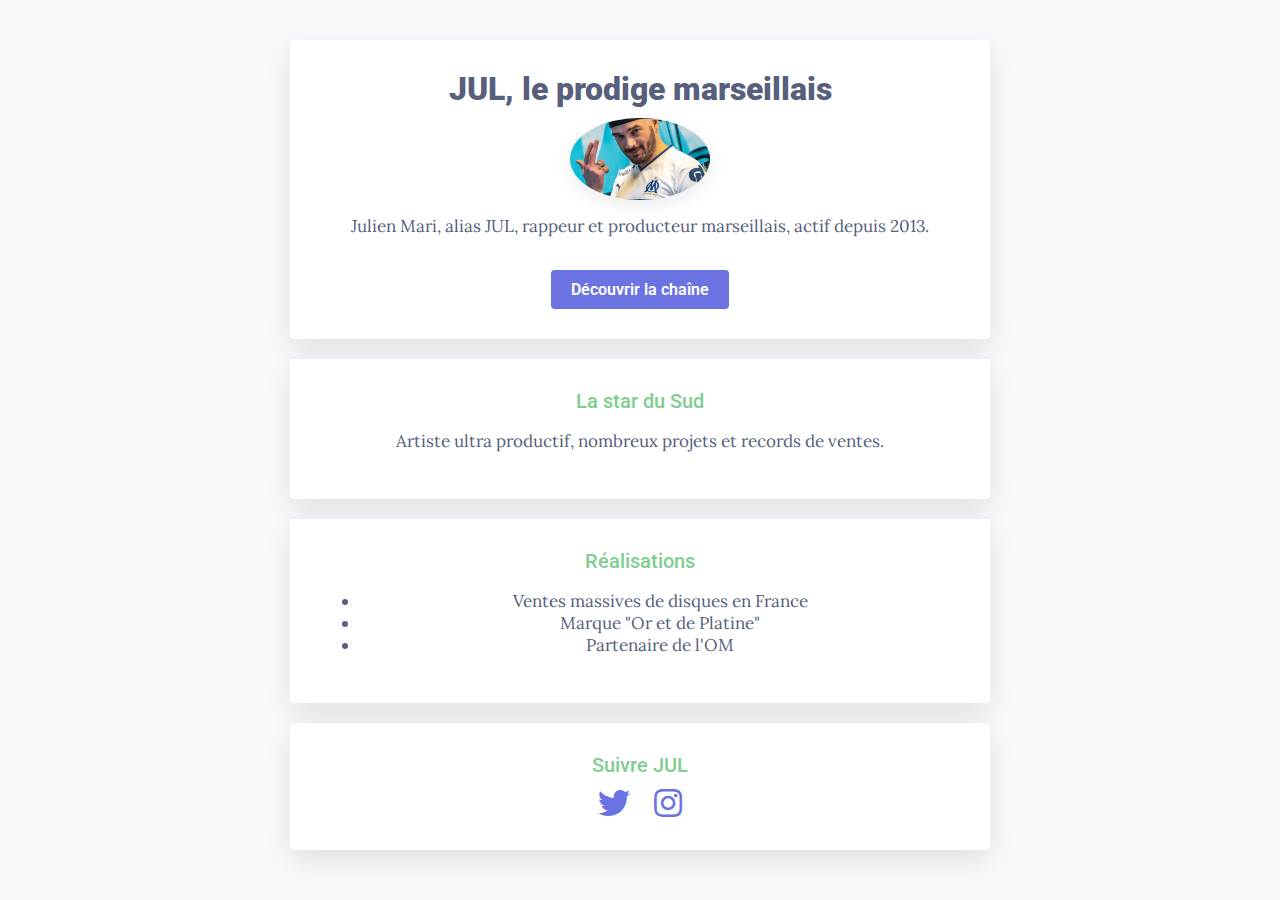
<file: index.html>
<!DOCTYPE html>
<html lang="fr">
<head>
  <meta charset="utf-8">
  <title>JUL — Profil</title>
  <meta name="viewport" content="width=device-width, initial-scale=1">
  <link href="https://fonts.googleapis.com/css?family=Lora:400,700|Roboto:300,400,500,700,900" rel="stylesheet">
  <link rel="stylesheet" href="https://use.fontawesome.com/releases/v5.2.0/css/all.css" crossorigin="anonymous">
  <link rel="stylesheet" href="style.css">
</head>
<body>
  <div class="container">
    <div class="card-white" id="introduction">
      <h1>JUL, le prodige marseillais</h1>
      <img src="./images/juil-om.png" class="img-circle" width="140" alt="Photo de Jul">
      <p><strong>Julien Mari, alias JUL</strong>, rappeur et producteur marseillais, actif depuis 2013.</p>
      <a class="btn-blue" href="https://www.nrj.fr/artistes/jul/biographie" target="_blank" rel="noopener">Découvrir la chaîne</a>
    </div>

    <div class="card-white">
      <h2>La star du Sud</h2>
      <p>Artiste ultra productif, nombreux projets et records de ventes.</p>
    </div>

    <div class="card-white">
      <h2>Réalisations</h2>
      <ul>
        <li>Ventes massives de disques en France</li>
        <li>Marque "Or et de Platine"</li>
        <li>Partenaire de l'OM</li>
      </ul>
    </div>

    <div class="card-white">
      <h2>Suivre JUL</h2>
      <ul class="list-inline">
        <li><a href="https://twitter.com/jul/highlights" target="_blank" rel="noopener"><i class="fab fa-twitter"></i></a></li>
        <li><a href="https://www.instagram.com/juldetp/" target="_blank" rel="noopener"><i class="fab fa-instagram"></i></a></li>
      </ul>
    </div>
  </div>
</body>
</html>
</file>
<file: style.css>
/* style.css */
body{
  background:#F7F9FC;
  color:#575F7D;
  font-family:'Lora',serif;
  font-size:17px;
  font-weight:lighter;
}
h1,h2,h3{font-family:'Roboto',sans-serif}
h1{color:#575F7D;font-size:32px;font-weight:900;margin:0 0 10px}
h2{color:#7ECE90;font-size:20px;font-weight:500;margin:0 0 10px}
a{
  font-family:'Roboto',sans-serif;
  text-decoration:none;
  color:#6B72E1;
  font-weight:600;
  font-size:16px;
}
a:hover{color:black}
.container{width:700px;margin:40px auto}
@media (max-width:760px){.container{width:600px}}
@media (max-width:500px){.container{width:90%}}
.card-white{
  background:white;
  padding:30px;
  border-radius:4px;
  box-shadow:0 10px 30px rgba(0,0,0,0.1);
  margin:20px 0;
  text-align:center;
}
.img-circle{
  border-radius:50%;
  display:inline-block;
  box-shadow:0 6px 18px rgba(0,0,0,0.08);
}
.btn-blue{
  display:inline-block;
  background:#6B72E1;
  color:white;
  padding:10px 20px;
  border-radius:4px;
  margin-top:15px;
}
.btn-blue:hover{background:#565bd1;color:white}
.list-inline{list-style:none;padding-left:0;margin:0}
.list-inline li{display:inline-block;padding:0 10px}
.list-inline i{font-size:32px}
#introduction p{margin:10px 0 18px}
</file>
